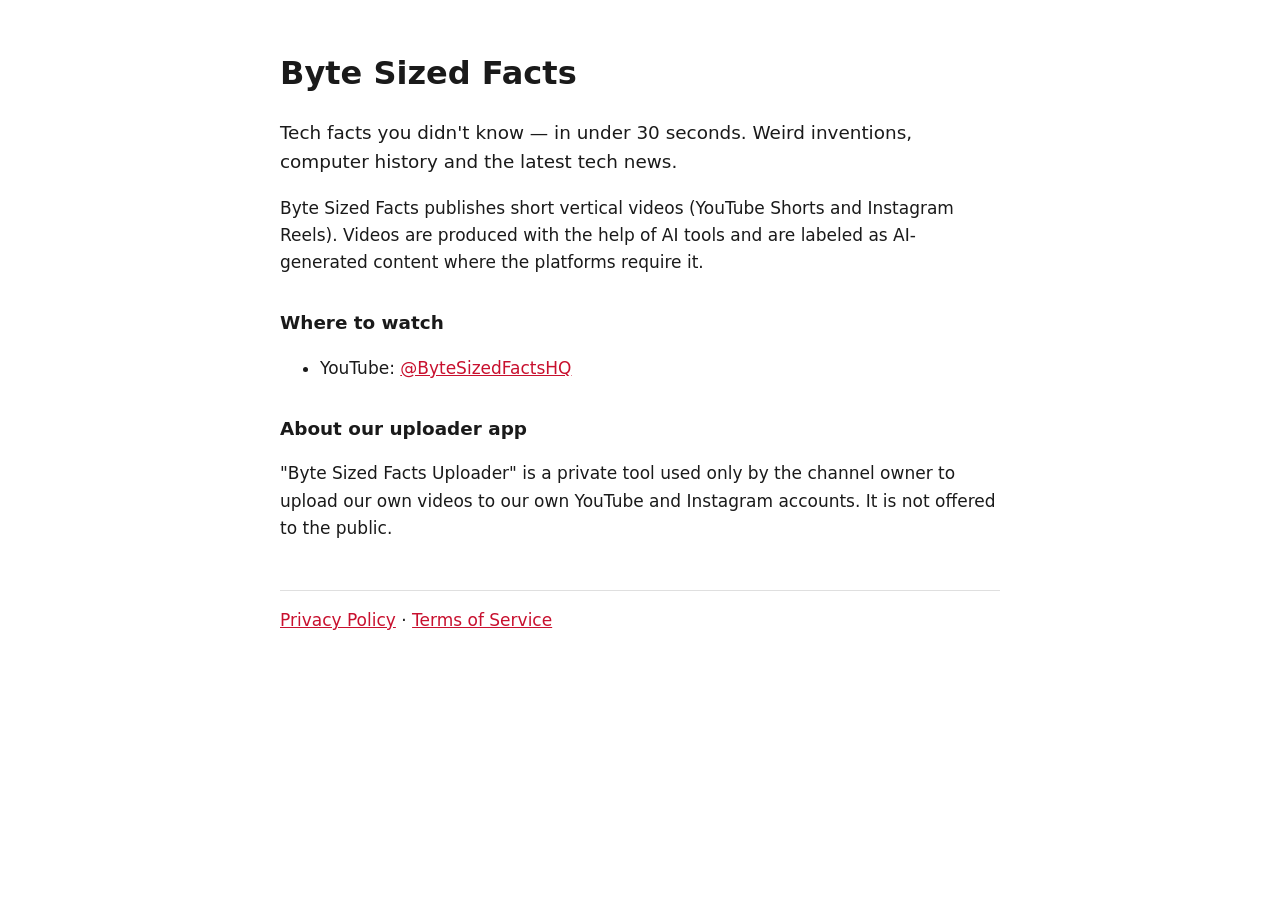
<file: index.html>
<!doctype html>
<html lang="en">
<head>
<meta charset="utf-8">
<meta name="viewport" content="width=device-width, initial-scale=1">
<title>Byte Sized Facts</title>
<link rel="stylesheet" href="style.css">
</head>
<body>
<main>
  <h1>Byte Sized Facts</h1>
  <p class="lead">Tech facts you didn't know — in under 30 seconds. Weird inventions, computer history and the latest tech news.</p>
  <p>Byte Sized Facts publishes short vertical videos (YouTube Shorts and Instagram Reels). Videos are produced with the help of AI tools and are labeled as AI-generated content where the platforms require it.</p>
  <h2>Where to watch</h2>
  <ul>
    <li>YouTube: <a href="https://www.youtube.com/@ByteSizedFactsHQ">@ByteSizedFactsHQ</a></li>
  </ul>
  <h2>About our uploader app</h2>
  <p>"Byte Sized Facts Uploader" is a private tool used only by the channel owner to upload our own videos to our own YouTube and Instagram accounts. It is not offered to the public.</p>
  <nav><a href="privacy.html">Privacy Policy</a> · <a href="terms.html">Terms of Service</a></nav>
</main>
</body>
</html>
</file>
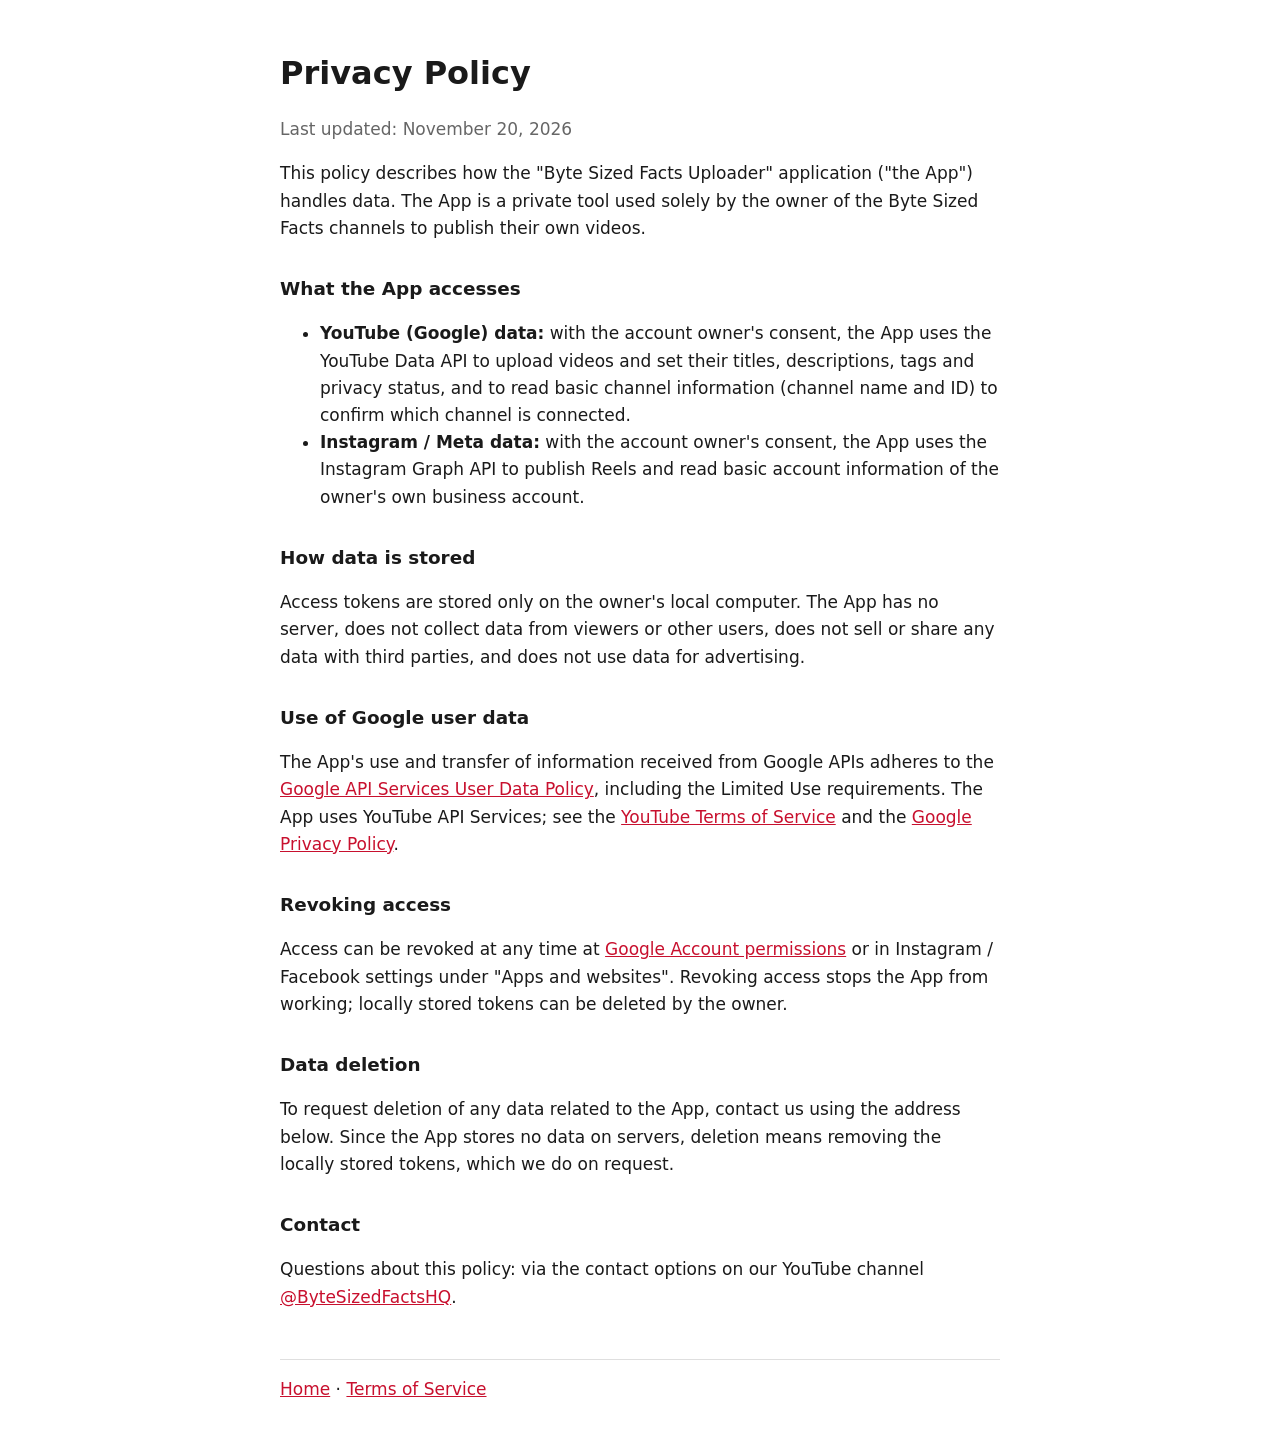
<file: privacy.html>
<!doctype html>
<html lang="en">
<head>
<meta charset="utf-8">
<meta name="viewport" content="width=device-width, initial-scale=1">
<title>Privacy Policy — Byte Sized Facts</title>
<link rel="stylesheet" href="style.css">
</head>
<body>
<main>
  <h1>Privacy Policy</h1>
  <p class="muted">Last updated: November 20, 2026</p>

  <p>This policy describes how the "Byte Sized Facts Uploader" application ("the App") handles data. The App is a private tool used solely by the owner of the Byte Sized Facts channels to publish their own videos.</p>

  <h2>What the App accesses</h2>
  <ul>
    <li><strong>YouTube (Google) data:</strong> with the account owner's consent, the App uses the YouTube Data API to upload videos and set their titles, descriptions, tags and privacy status, and to read basic channel information (channel name and ID) to confirm which channel is connected.</li>
    <li><strong>Instagram / Meta data:</strong> with the account owner's consent, the App uses the Instagram Graph API to publish Reels and read basic account information of the owner's own business account.</li>
  </ul>

  <h2>How data is stored</h2>
  <p>Access tokens are stored only on the owner's local computer. The App has no server, does not collect data from viewers or other users, does not sell or share any data with third parties, and does not use data for advertising.</p>

  <h2>Use of Google user data</h2>
  <p>The App's use and transfer of information received from Google APIs adheres to the <a href="https://developers.google.com/terms/api-services-user-data-policy">Google API Services User Data Policy</a>, including the Limited Use requirements. The App uses YouTube API Services; see the <a href="https://www.youtube.com/t/terms">YouTube Terms of Service</a> and the <a href="https://policies.google.com/privacy">Google Privacy Policy</a>.</p>

  <h2>Revoking access</h2>
  <p>Access can be revoked at any time at <a href="https://myaccount.google.com/permissions">Google Account permissions</a> or in Instagram / Facebook settings under "Apps and websites". Revoking access stops the App from working; locally stored tokens can be deleted by the owner.</p>

  <h2>Data deletion</h2>
  <p>To request deletion of any data related to the App, contact us using the address below. Since the App stores no data on servers, deletion means removing the locally stored tokens, which we do on request.</p>

  <h2>Contact</h2>
  <p>Questions about this policy: via the contact options on our YouTube channel <a href="https://www.youtube.com/@ByteSizedFactsHQ">@ByteSizedFactsHQ</a>.</p>

  <nav><a href="index.html">Home</a> · <a href="terms.html">Terms of Service</a></nav>
</main>
</body>
</html>
</file>
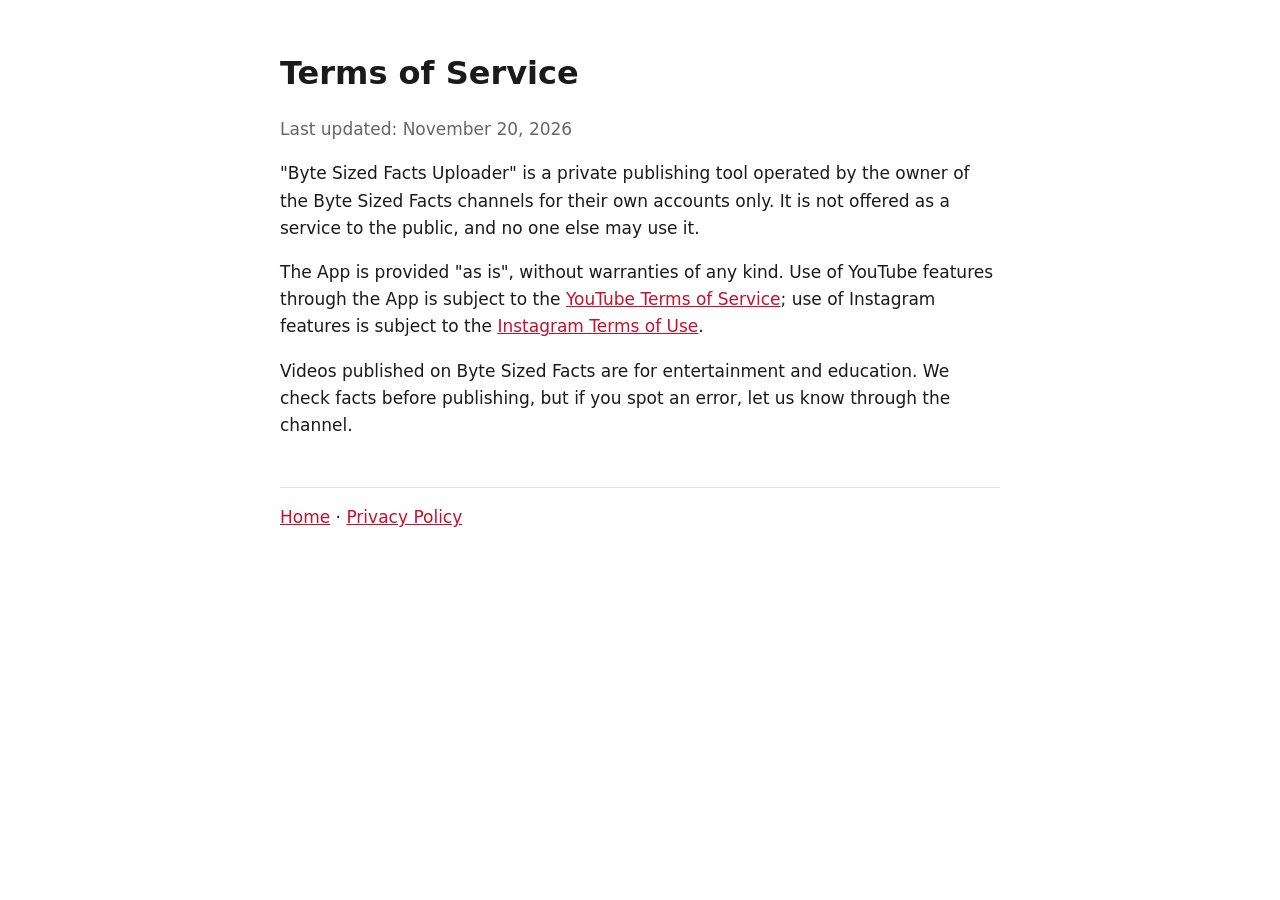
<file: terms.html>
<!doctype html>
<html lang="en">
<head>
<meta charset="utf-8">
<meta name="viewport" content="width=device-width, initial-scale=1">
<title>Terms of Service — Byte Sized Facts</title>
<link rel="stylesheet" href="style.css">
</head>
<body>
<main>
  <h1>Terms of Service</h1>
  <p class="muted">Last updated: November 20, 2026</p>
  <p>"Byte Sized Facts Uploader" is a private publishing tool operated by the owner of the Byte Sized Facts channels for their own accounts only. It is not offered as a service to the public, and no one else may use it.</p>
  <p>The App is provided "as is", without warranties of any kind. Use of YouTube features through the App is subject to the <a href="https://www.youtube.com/t/terms">YouTube Terms of Service</a>; use of Instagram features is subject to the <a href="https://help.instagram.com/581066165581870">Instagram Terms of Use</a>.</p>
  <p>Videos published on Byte Sized Facts are for entertainment and education. We check facts before publishing, but if you spot an error, let us know through the channel.</p>
  <nav><a href="index.html">Home</a> · <a href="privacy.html">Privacy Policy</a></nav>
</main>
</body>
</html>
</file>
<file: style.css>
:root { --bg: #fff; --fg: #1a1a1a; --muted: #666; --accent: #c8102e; }
@media (prefers-color-scheme: dark) { :root { --bg: #111; --fg: #eee; --muted: #999; --accent: #ff5c6c; } }
body { margin: 0; background: var(--bg); color: var(--fg); font: 17px/1.6 system-ui, -apple-system, "Segoe UI", sans-serif; }
main { max-width: 720px; margin: 0 auto; padding: 48px 16px; }
h1 { font-size: 2rem; margin: 0 0 .5rem; }
h2 { font-size: 1.15rem; margin-top: 2rem; }
.lead { font-size: 1.15rem; }
.muted { color: var(--muted); }
a { color: var(--accent); }
nav { margin-top: 3rem; padding-top: 1rem; border-top: 1px solid #8884; }
</file>
